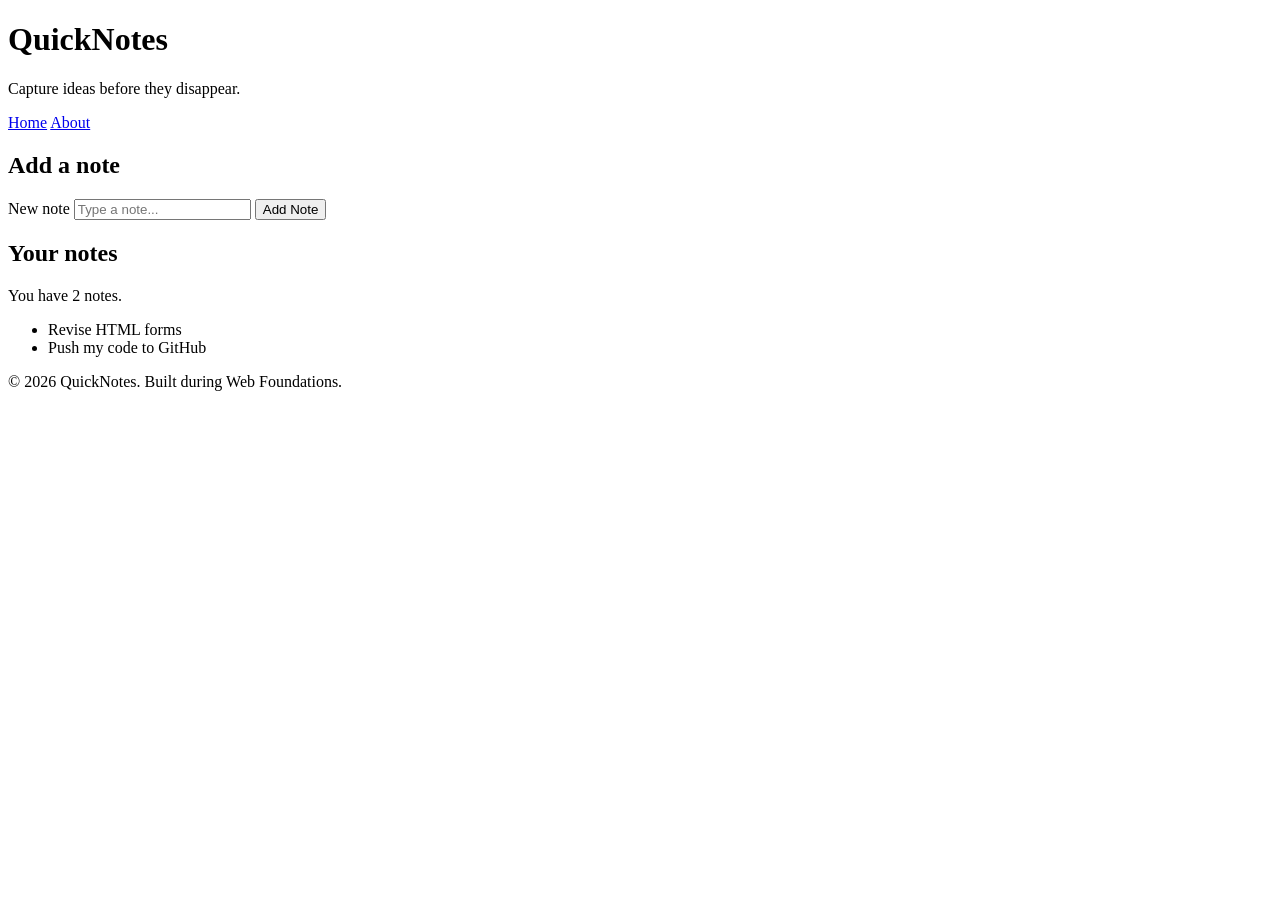
<file: day1/index.html>
<!DOCTYPE html>
<html lang="en">
  <head>
    <meta charset="UTF-8" />
    <meta name="viewport" content="width=device-width, initial-scale=1.0" />
    <title>QuickNotes</title>
  </head>
  <body>
    <header>
      <h1>QuickNotes</h1>
      <p>Capture ideas before they disappear.</p>
      <nav>
        <a href="index.html">Home</a>
        <a href="about.html">About</a>
      </nav>
    </header>

    <main>
      <section>
        <h2>Add a note</h2>
        <form id="note-form">
          <label for="note-input">New note</label>
          <input type="text" id="note-input" placeholder="Type a note..." />
          <button type="submit">Add Note</button>
        </form>
      </section>

      <section>
        <h2>Your notes</h2>
        <p id="note-count">You have 2 notes.</p>
        <ul id="notes-list">
          <li>Revise HTML forms</li>
          <li>Push my code to GitHub</li>
        </ul>
      </section>
    </main>

    <footer>
      <p>&copy; 2026 QuickNotes. Built during Web Foundations.</p>
    </footer>
  </body>
</html>
</file>
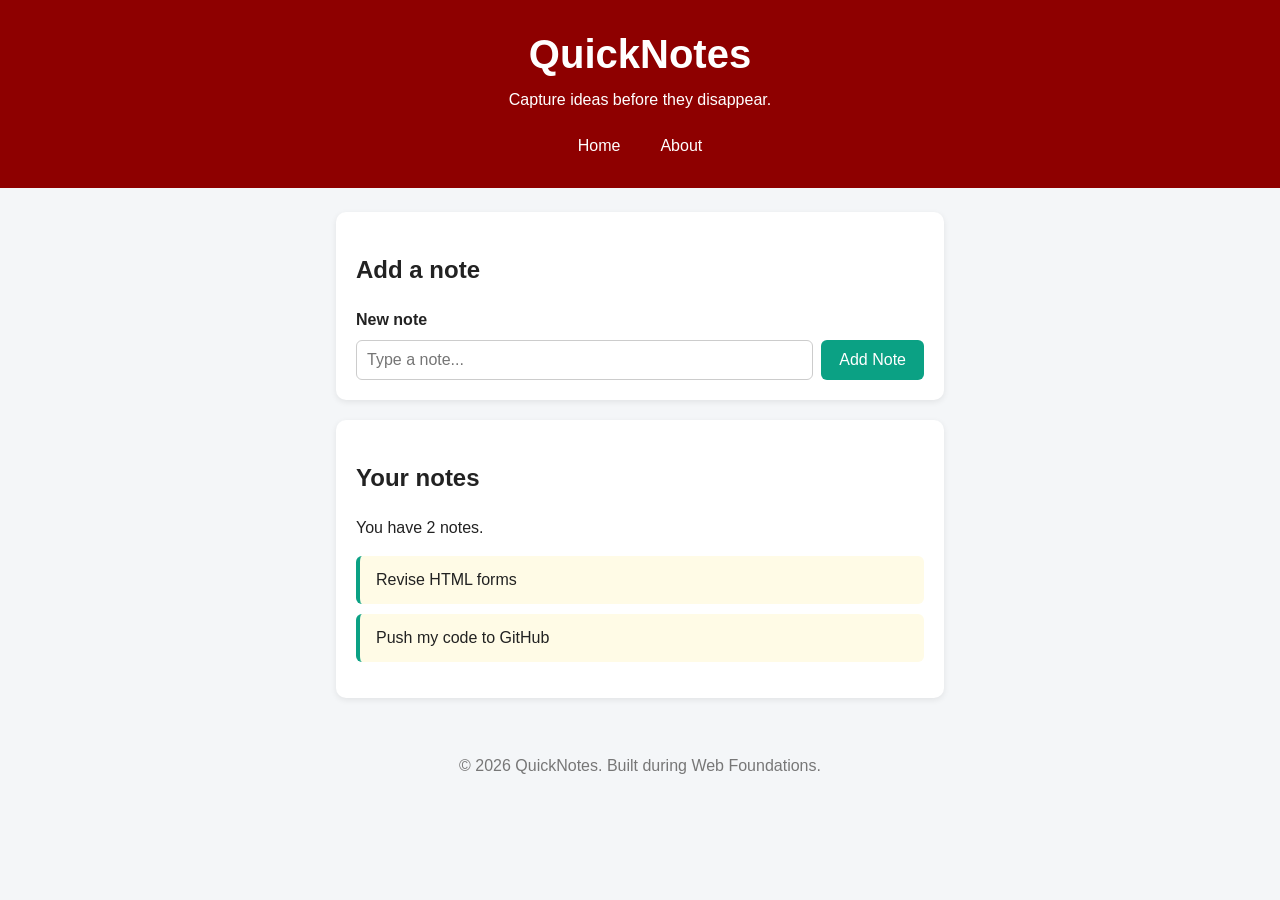
<file: day2/index.html>
<!DOCTYPE html>
<html lang="en">
  <head>
    <meta charset="UTF-8" />
    <meta name="viewport" content="width=device-width, initial-scale=1.0" />
    <title>QuickNotes</title>
    <link rel="stylesheet" href="style.css" />
  </head>
  <body>
    <header>
      <h1>QuickNotes</h1>
      <p>Capture ideas before they disappear.</p>
      <nav>
        <a href="index.html">Home</a>
        <a href="about.html">About</a>
      </nav>
    </header>

    <main>
      <section>
        <h2>Add a note</h2>
        <form id="note-form">
          <label for="note-input">New note</label>
          <input type="text" id="note-input" placeholder="Type a note..." />
          <button type="submit">Add Note</button>
        </form>
      </section>

      <section>
        <h2>Your notes</h2>
        <p id="note-count">You have 2 notes.</p>
        <ul id="notes-list">
          <li class="note">Revise HTML forms</li>
          <li class="note">Push my code to GitHub</li>
        </ul>
      </section>
    </main>

    <footer>
      <p>&copy; 2026 QuickNotes. Built during Web Foundations.</p>
    </footer>
  </body>
</html>
</file>
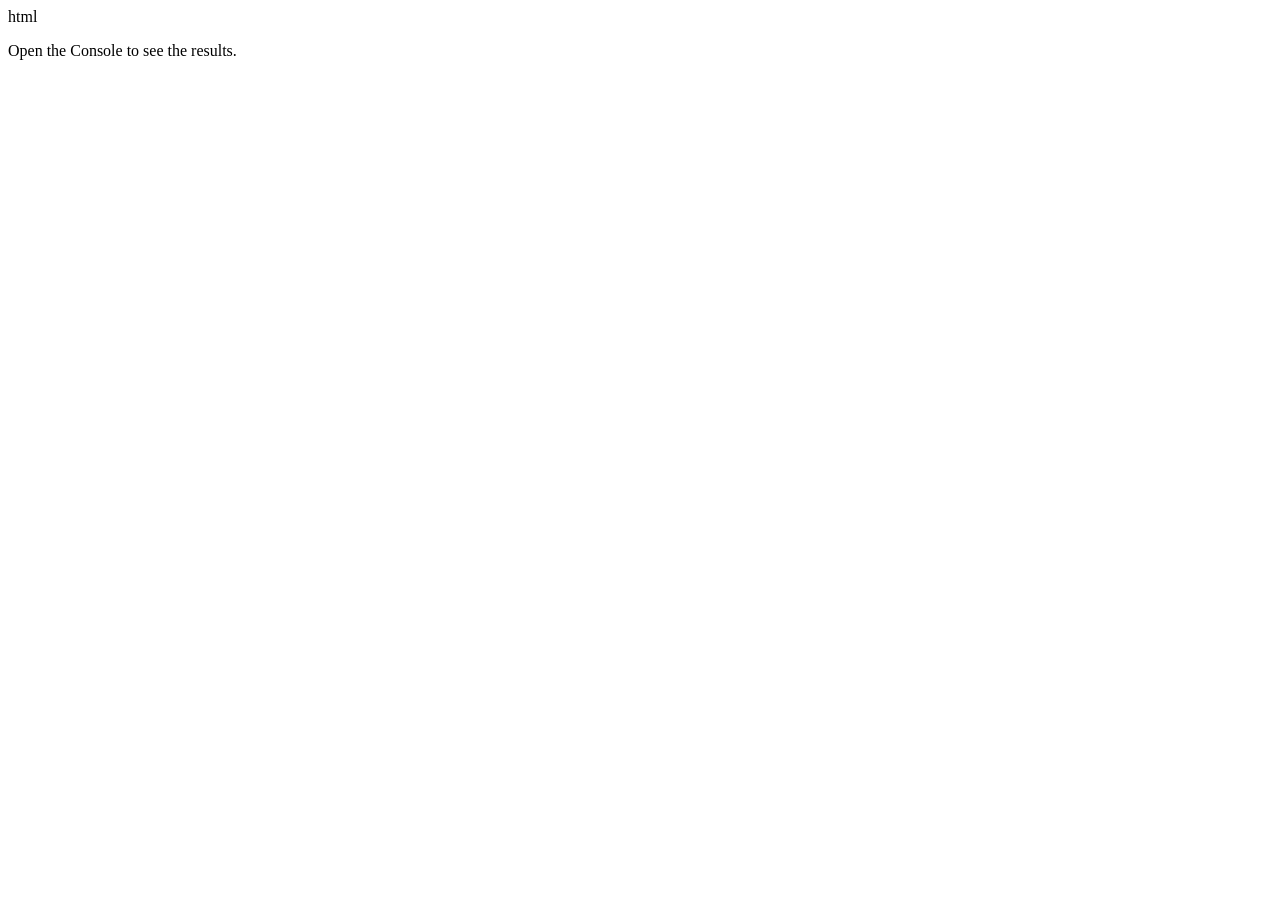
<file: day3/index.html>
html
<!DOCTYPE html>
<html lang="en">
<head>
  <meta charset="UTF-8">
  <title>Notes Toolkit</title>
  <script src="script.js" defer></script>
</head>
<body>
  <p>Open the Console to see the results.</p>
</body>
</html>
</file>
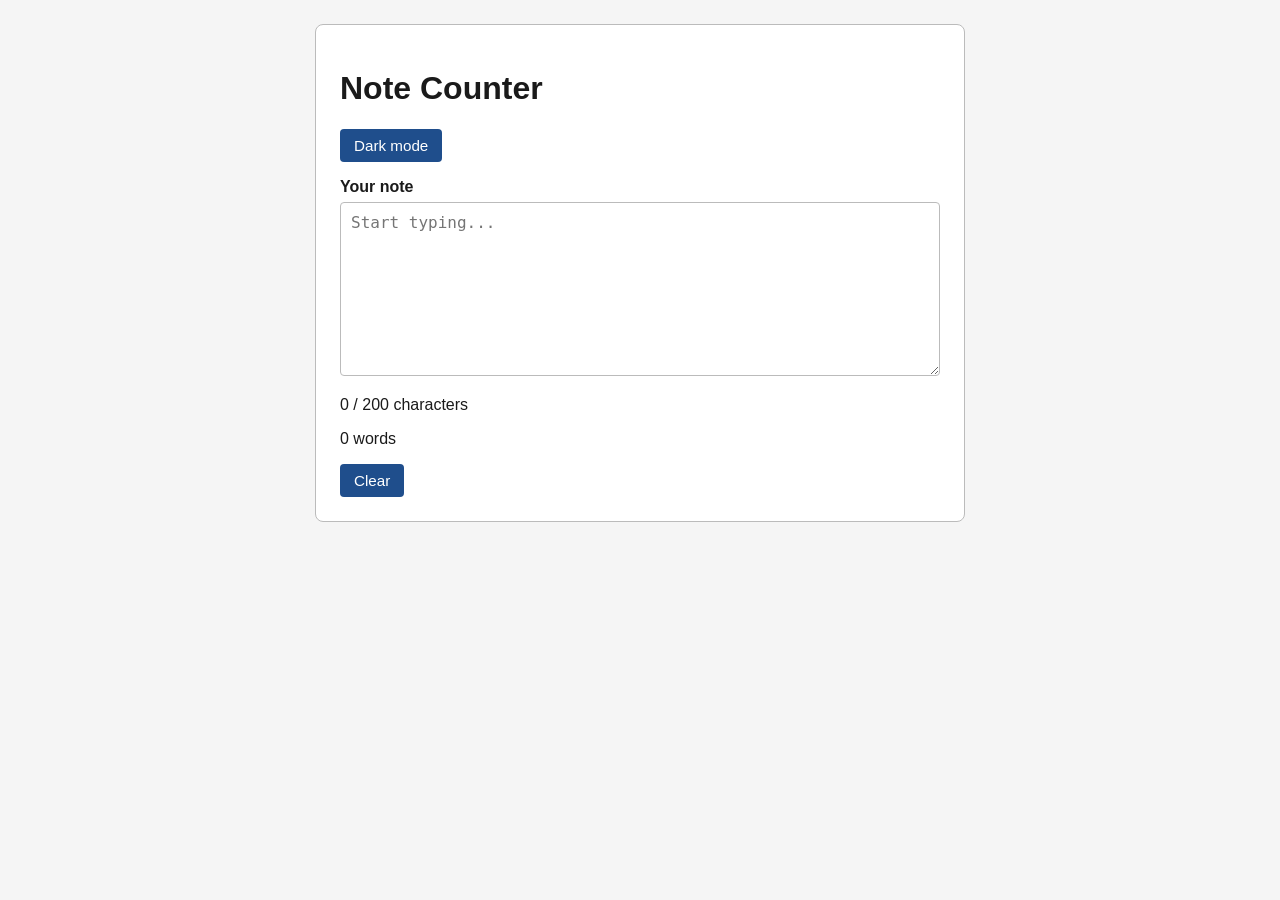
<file: day4/index.html>
<!DOCTYPE html>
<html lang="en">
<head>
  <meta charset="UTF-8">
  <meta name="viewport" content="width=device-width, initial-scale=1.0">
  <title>Note Counter</title>
  <link rel="stylesheet" href="style.css">
  <script src="script.js" defer></script>
</head>
<body>
  <main>
    <h1>Note Counter</h1>

    <button id="theme-toggle">Dark mode</button>

    <label for="note-text">Your note</label>
    <textarea id="note-text" rows="8" placeholder="Start typing..."></textarea>

    <p id="char-count">0 / 200 characters</p>
    <p id="word-count">0 words</p>

    <button id="clear-btn">Clear</button>
  </main>
</body>
</html>
</file>
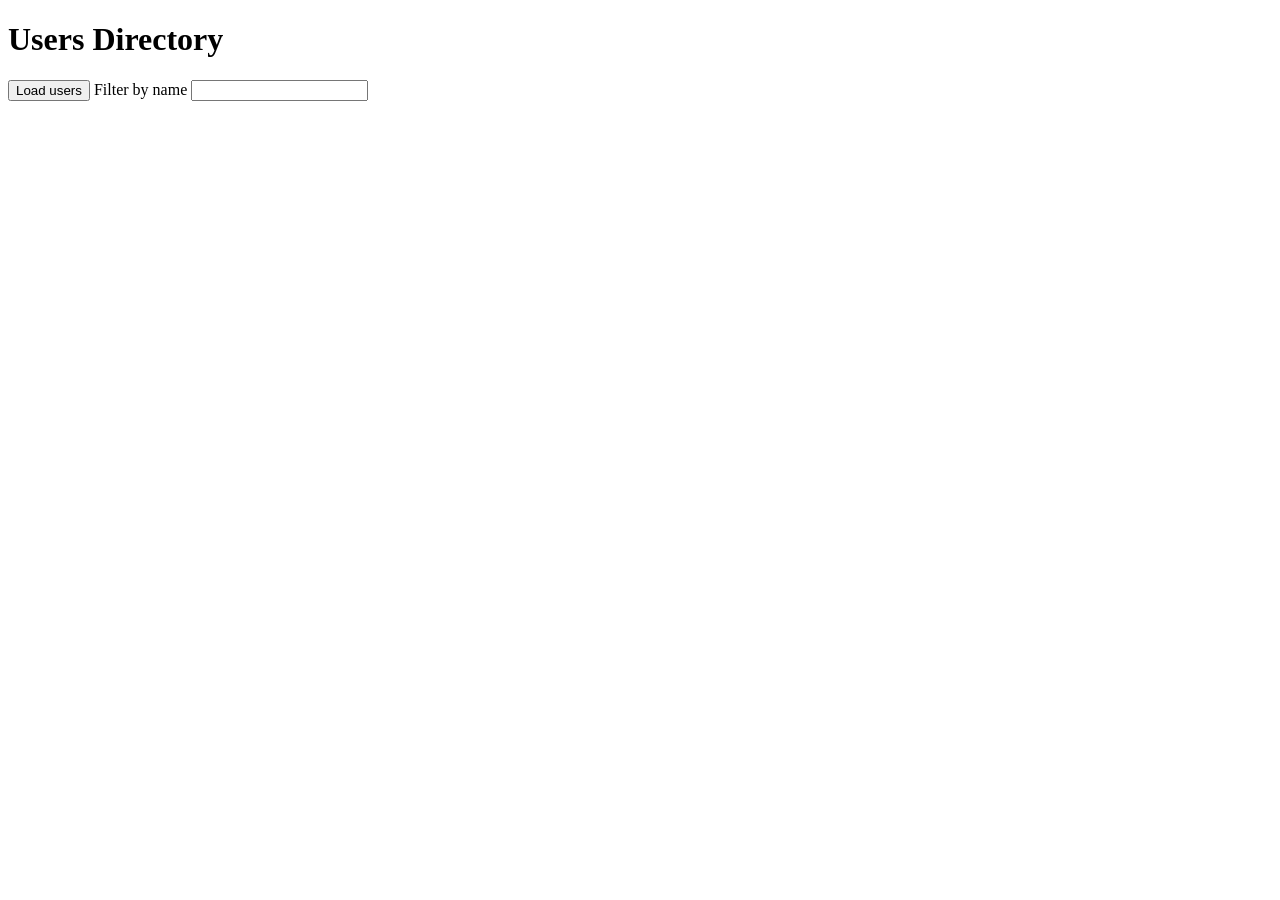
<file: day5/index.html>
<!DOCTYPE html>
<html lang="en">
  <head>
    <meta charset="UTF-8" />
    <meta name="viewport" content="width=device-width, initial-scale=1.0" />
    <title>Users Directory</title>
    <script src="users.js" defer></script>
  </head>
  <body>
    <h1>Users Directory</h1>

    <button id="load-users">Load users</button>

    <label for="filter-input">Filter by name</label>
    <input id="filter-input" type="text" />

    <p id="status"></p>
    <ul id="users-list"></ul>
  </body>
</html>
</file>
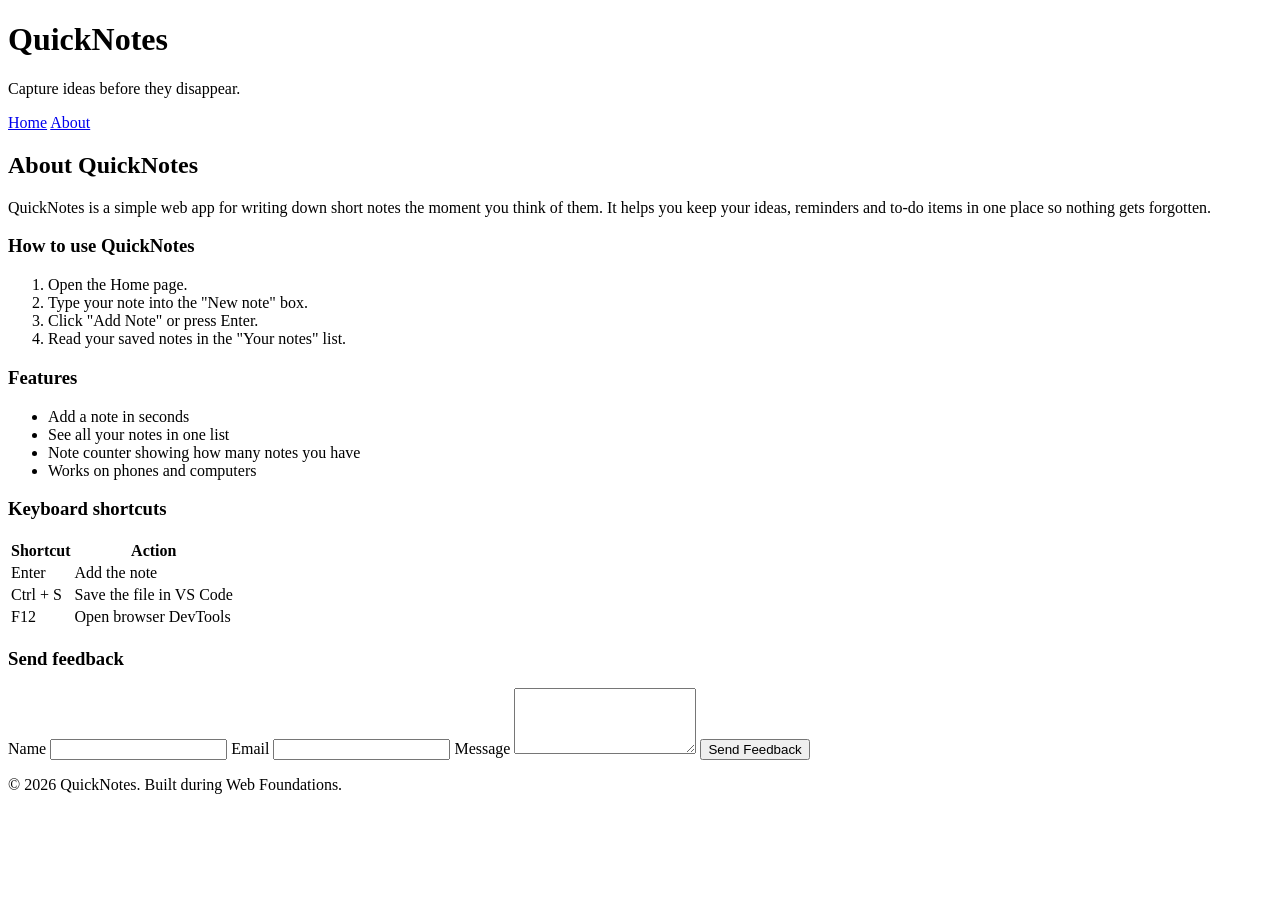
<file: day1/about.html>
<!DOCTYPE html>
<html lang="en">
  <head>
    <meta charset="UTF-8" />
    <meta name="viewport" content="width=device-width, initial-scale=1.0" />
    <title>About QuickNotes</title>
  </head>
  <body>
    <header>
      <h1>QuickNotes</h1>
      <p>Capture ideas before they disappear.</p>
      <nav>
        <a href="index.html">Home</a>
        <a href="about.html">About</a>
      </nav>
    </header>

    <main>
      <h2>About QuickNotes</h2>
      <p>
        QuickNotes is a simple web app for writing down short notes the moment
        you think of them. It helps you keep your ideas, reminders and
        to-do items in one place so nothing gets forgotten.
      </p>

      <section>
        <h3>How to use QuickNotes</h3>
        <ol>
          <li>Open the Home page.</li>
          <li>Type your note into the "New note" box.</li>
          <li>Click "Add Note" or press Enter.</li>
          <li>Read your saved notes in the "Your notes" list.</li>
        </ol>
      </section>

      <section>
        <h3>Features</h3>
        <ul>
          <li>Add a note in seconds</li>
          <li>See all your notes in one list</li>
          <li>Note counter showing how many notes you have</li>
          <li>Works on phones and computers</li>
        </ul>
      </section>

      <section>
        <h3>Keyboard shortcuts</h3>
        <table>
          <thead>
            <tr>
              <th>Shortcut</th>
              <th>Action</th>
            </tr>
          </thead>
          <tbody>
            <tr>
              <td>Enter</td>
              <td>Add the note</td>
            </tr>
            <tr>
              <td>Ctrl + S</td>
              <td>Save the file in VS Code</td>
            </tr>
            <tr>
              <td>F12</td>
              <td>Open browser DevTools</td>
            </tr>
          </tbody>
        </table>
      </section>

      <section>
        <h3>Send feedback</h3>
        <form id="feedback-form">
          <label for="name">Name</label>
          <input type="text" id="name" name="name" required />

          <label for="email">Email</label>
          <input type="email" id="email" name="email" required />

          <label for="message">Message</label>
          <textarea id="message" name="message" rows="4" required></textarea>

          <button type="submit">Send Feedback</button>
        </form>
      </section>
    </main>

    <footer>
      <p>&copy; 2026 QuickNotes. Built during Web Foundations.</p>
    </footer>
  </body>
</html>
</file>
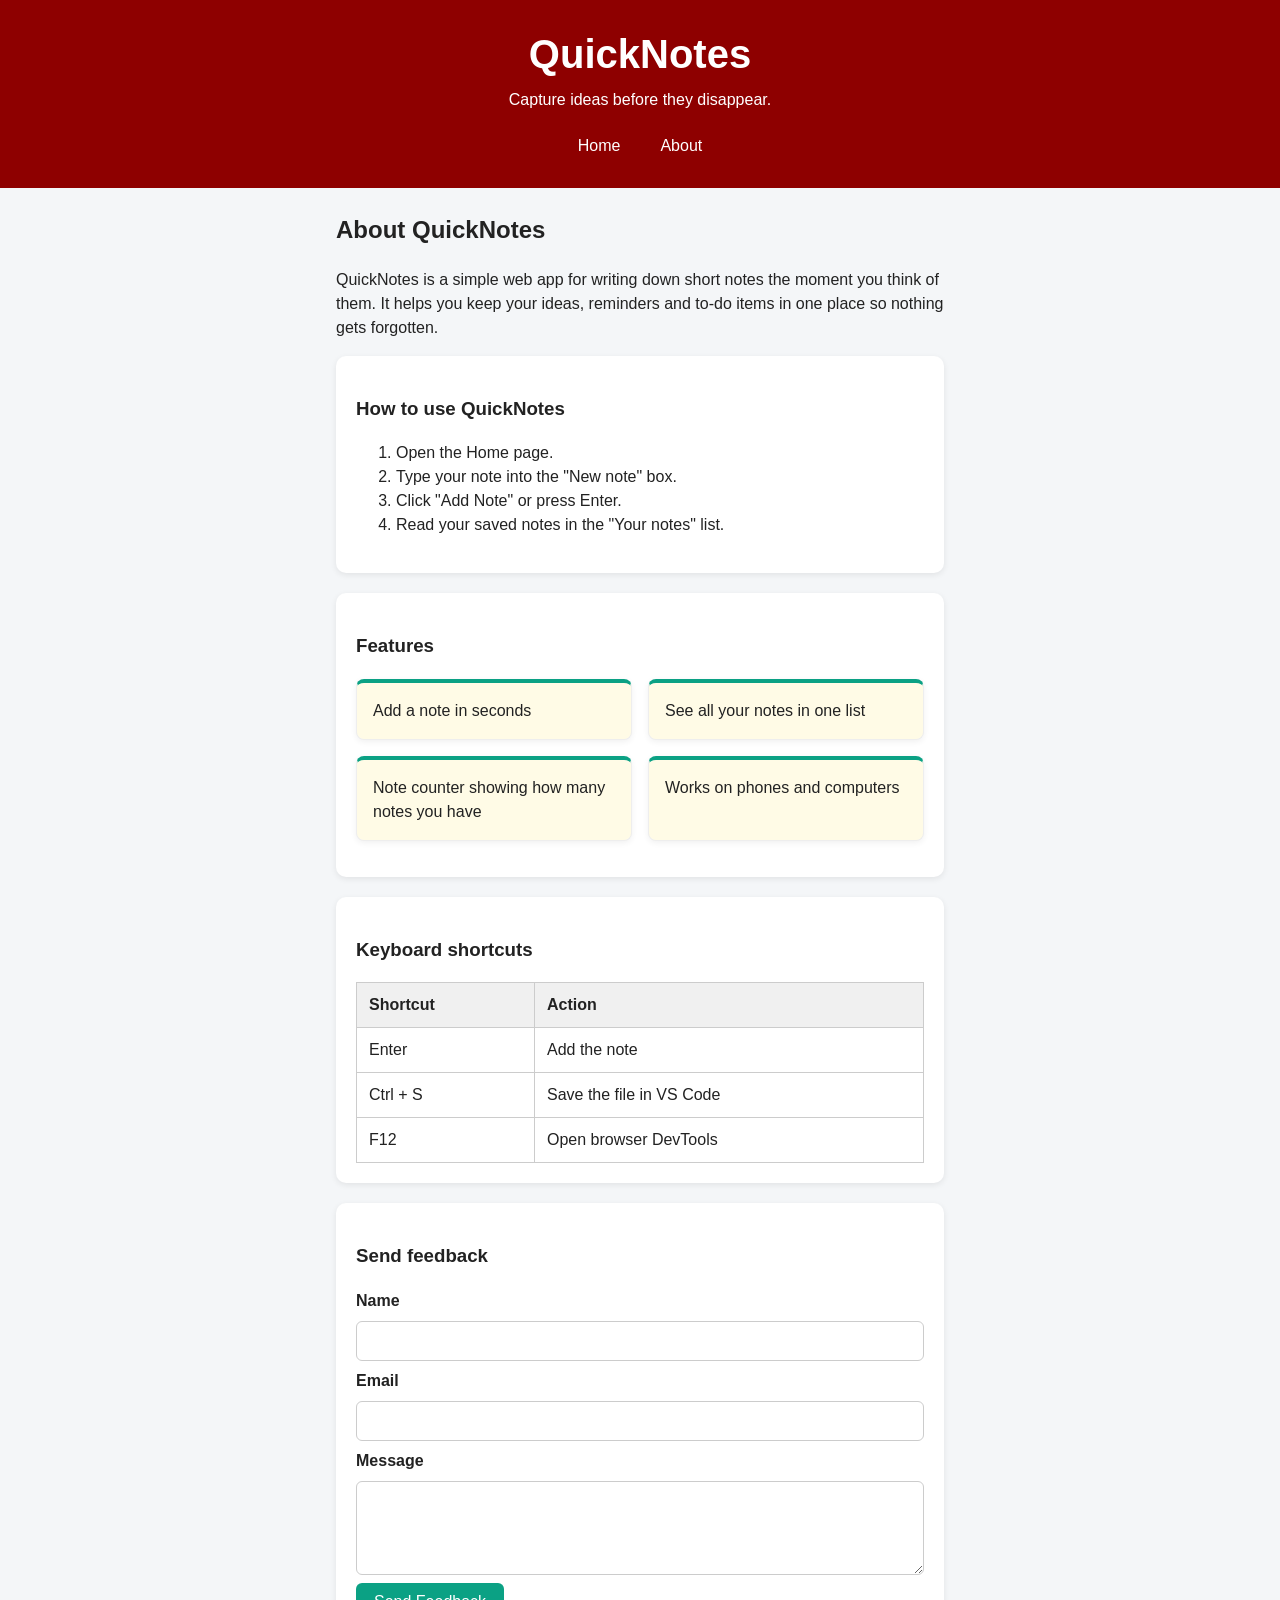
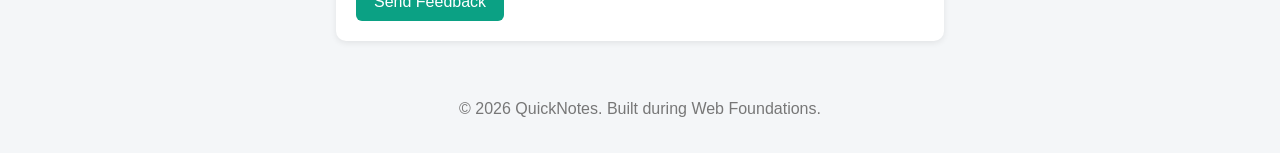
<file: day2/about.html>
<!DOCTYPE html>
<html lang="en">
  <head>
    <meta charset="UTF-8" />
    <meta name="viewport" content="width=device-width, initial-scale=1.0" />
    <title>About QuickNotes</title>
    <link rel="stylesheet" href="style.css" />
  </head>
  <body>
    <header>
      <h1>QuickNotes</h1>
      <p>Capture ideas before they disappear.</p>
      <nav>
        <a href="index.html">Home</a>
        <a href="about.html">About</a>
      </nav>
    </header>

    <main>
      <h2>About QuickNotes</h2>
      <p>
        QuickNotes is a simple web app for writing down short notes the moment
        you think of them. It helps you keep your ideas, reminders and
        to-do items in one place so nothing gets forgotten.
      </p>

      <section>
        <h3>How to use QuickNotes</h3>
        <ol>
          <li>Open the Home page.</li>
          <li>Type your note into the "New note" box.</li>
          <li>Click "Add Note" or press Enter.</li>
          <li>Read your saved notes in the "Your notes" list.</li>
        </ol>
      </section>

      <section>
        <h3>Features</h3>
        <ul class="features">
          <li>Add a note in seconds</li>
          <li>See all your notes in one list</li>
          <li>Note counter showing how many notes you have</li>
          <li>Works on phones and computers</li>
        </ul>
      </section>

      <section>
        <h3>Keyboard shortcuts</h3>
        <table>
          <thead>
            <tr>
              <th>Shortcut</th>
              <th>Action</th>
            </tr>
          </thead>
          <tbody>
            <tr>
              <td>Enter</td>
              <td>Add the note</td>
            </tr>
            <tr>
              <td>Ctrl + S</td>
              <td>Save the file in VS Code</td>
            </tr>
            <tr>
              <td>F12</td>
              <td>Open browser DevTools</td>
            </tr>
          </tbody>
        </table>
      </section>

      <section>
        <h3>Send feedback</h3>
        <form id="feedback-form">
          <label for="name">Name</label>
          <input type="text" id="name" name="name" required />

          <label for="email">Email</label>
          <input type="email" id="email" name="email" required />

          <label for="message">Message</label>
          <textarea id="message" name="message" rows="4" required></textarea>

          <button type="submit">Send Feedback</button>
        </form>
      </section>
    </main>

    <footer>
      <p>&copy; 2026 QuickNotes. Built during Web Foundations.</p>
    </footer>
  </body>
</html>
</file>
<file: day2/style.css>
/* 1. Reset: predictable sizing and no default body margin */
*,
*::before,
*::after {
  box-sizing: border-box;
}

body {
  margin: 0;
  font-family: "Segoe UI", Arial, sans-serif;
  background-color: #f4f6f8;
  color: #222;
  line-height: 1.5;
}

/* 2. Header */
header {
  background-color: #8e0000;
  color: white;
  text-align: center;
  padding: 24px 16px;
}

header h1 {
  margin: 0;
  font-size: 2.5rem;
}

header p {
  margin: 4px 0 0;
}

/* 3. Navigation: Flexbox row, centred, 16px gap */
nav {
  display: flex;
  justify-content: center;
  gap: 16px;
  margin-top: 16px;
}

nav a {
  color: white;
  text-decoration: none;
  padding: 6px 12px;
  border-radius: 6px;
  transition: background-color 0.2s ease;
}

nav a:hover,
nav a:focus {
  background-color: rgba(255, 255, 255, 0.25);
  text-decoration: underline;
}

/* 4. Centred main content with a maximum width */
main {
  max-width: 640px;
  margin: 24px auto;
  padding: 0 16px;
}

section {
  background: white;
  padding: 20px;
  border-radius: 10px;
  margin-bottom: 20px;
  box-shadow: 0 2px 6px rgba(0, 0, 0, 0.08);
}

/* 5. Buttons with a smooth transition */
button {
  background-color: #0ba184;
  color: white;
  border: none;
  padding: 10px 18px;
  border-radius: 6px;
  font-size: 1rem;
  cursor: pointer;
  transition: background-color 0.2s ease, transform 0.2s ease;
}

button:hover {
  background-color: #088a70;
  transform: translateY(-2px);
}

/* 6. Home page: note form (Flexbox) and notes list */
#note-form {
  display: flex;
  gap: 8px;
  flex-wrap: wrap;
}

#note-form label {
  width: 100%;
  font-weight: bold;
}

#note-input {
  flex: 1;
  padding: 10px;
  border: 1px solid #ccc;
  border-radius: 6px;
  font-size: 1rem;
  font-family: inherit;
}

#notes-list {
  list-style: none;
  padding: 0;
}

.note {
  background-color: #fffbe6;
  border-left: 4px solid #0ba184;
  padding: 12px 16px;
  margin-bottom: 10px;
  border-radius: 6px;
}

/* 7. About page: features as a responsive Grid of cards */
.features {
  list-style: none;
  padding: 0;
  display: grid;
  grid-template-columns: repeat(auto-fit, minmax(180px, 1fr));
  gap: 16px;
}

.features li {
  background-color: #fffbe6;
  border: 1px solid #eee;
  border-top: 4px solid #0ba184;
  border-radius: 8px;
  padding: 16px;
  box-shadow: 0 2px 6px rgba(0, 0, 0, 0.06);
}

/* 8. Shortcuts table */
table {
  width: 100%;
  border-collapse: collapse;
}

th,
td {
  border: 1px solid #ccc;
  padding: 10px 12px;
  text-align: left;
}

th {
  background-color: #f0f0f0;
}

/* 9. Feedback form: fields stacked vertically, full width */
#feedback-form {
  display: flex;
  flex-direction: column;
  gap: 8px;
}

#feedback-form label {
  font-weight: bold;
}

#feedback-form input,
#feedback-form textarea {
  width: 100%;
  padding: 10px;
  border: 1px solid #ccc;
  border-radius: 6px;
  font-size: 1rem;
  font-family: inherit;
}

#feedback-form button {
  align-self: flex-start;
}

/* 10. Footer */
footer {
  text-align: center;
  color: #777;
  padding: 16px;
}

/* 11. Phones */
@media (max-width: 600px) {
  header {
    padding: 14px 12px;
  }

  header h1 {
    font-size: 1.6rem;
  }

  #note-form {
    flex-direction: column;
  }
}
</file>
<file: day4/style.css>
:root {
  --bg: #f5f5f5;
  --text: #1a1a1a;
  --card: #ffffff;
  --border: #bbbbbb;
  --button-bg: #1f4e8c;
  --button-text: #ffffff;
  --warning-color: #e67300;
  --over-color: #c00000;
}

body.dark {
  --bg: #121212;
  --text: #eeeeee;
  --card: #1e1e1e;
  --border: #444444;
  --button-bg: #5a9bf0;
  --button-text: #101010;
  --warning-color: #ffa94d;
  --over-color: #ff6b6b;
}

body {
  background-color: var(--bg);
  color: var(--text);
  font-family: Arial, sans-serif;
  margin: 0;
  padding: 24px;
}

main {
  max-width: 600px;
  margin: 0 auto;
  background-color: var(--card);
  border: 1px solid var(--border);
  border-radius: 8px;
  padding: 24px;
}

label {
  display: block;
  margin: 16px 0 6px;
  font-weight: bold;
}

textarea {
  width: 100%;
  box-sizing: border-box;
  padding: 10px;
  font-size: 1rem;
  background-color: var(--card);
  color: var(--text);
  border: 1px solid var(--border);
  border-radius: 4px;
}

button {
  background-color: var(--button-bg);
  color: var(--button-text);
  border: none;
  border-radius: 4px;
  padding: 8px 14px;
  font-size: 0.95rem;
  cursor: pointer;
}

/* "over" comes after "warning" so it wins when both classes are present */
.warning {
  color: var(--warning-color);
}

.over {
  color: var(--over-color);
  font-weight: bold;
}
</file>
